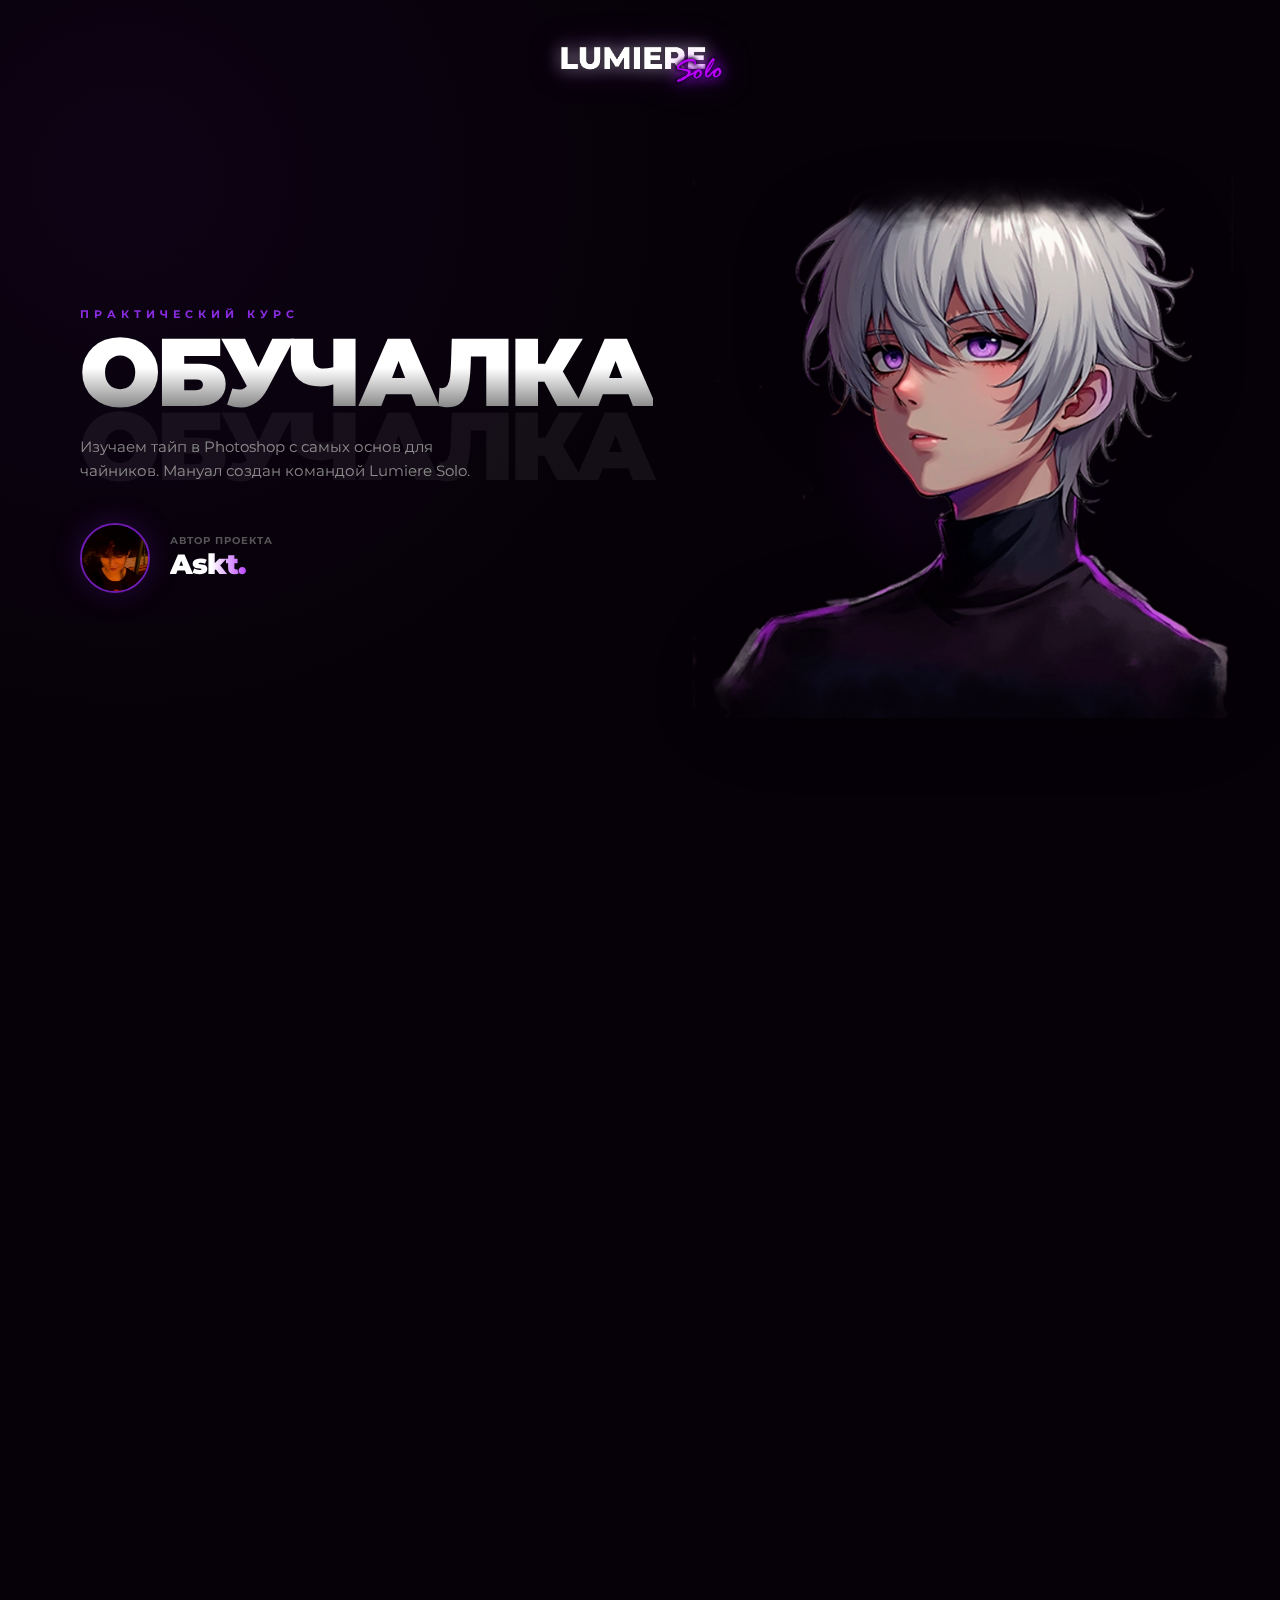
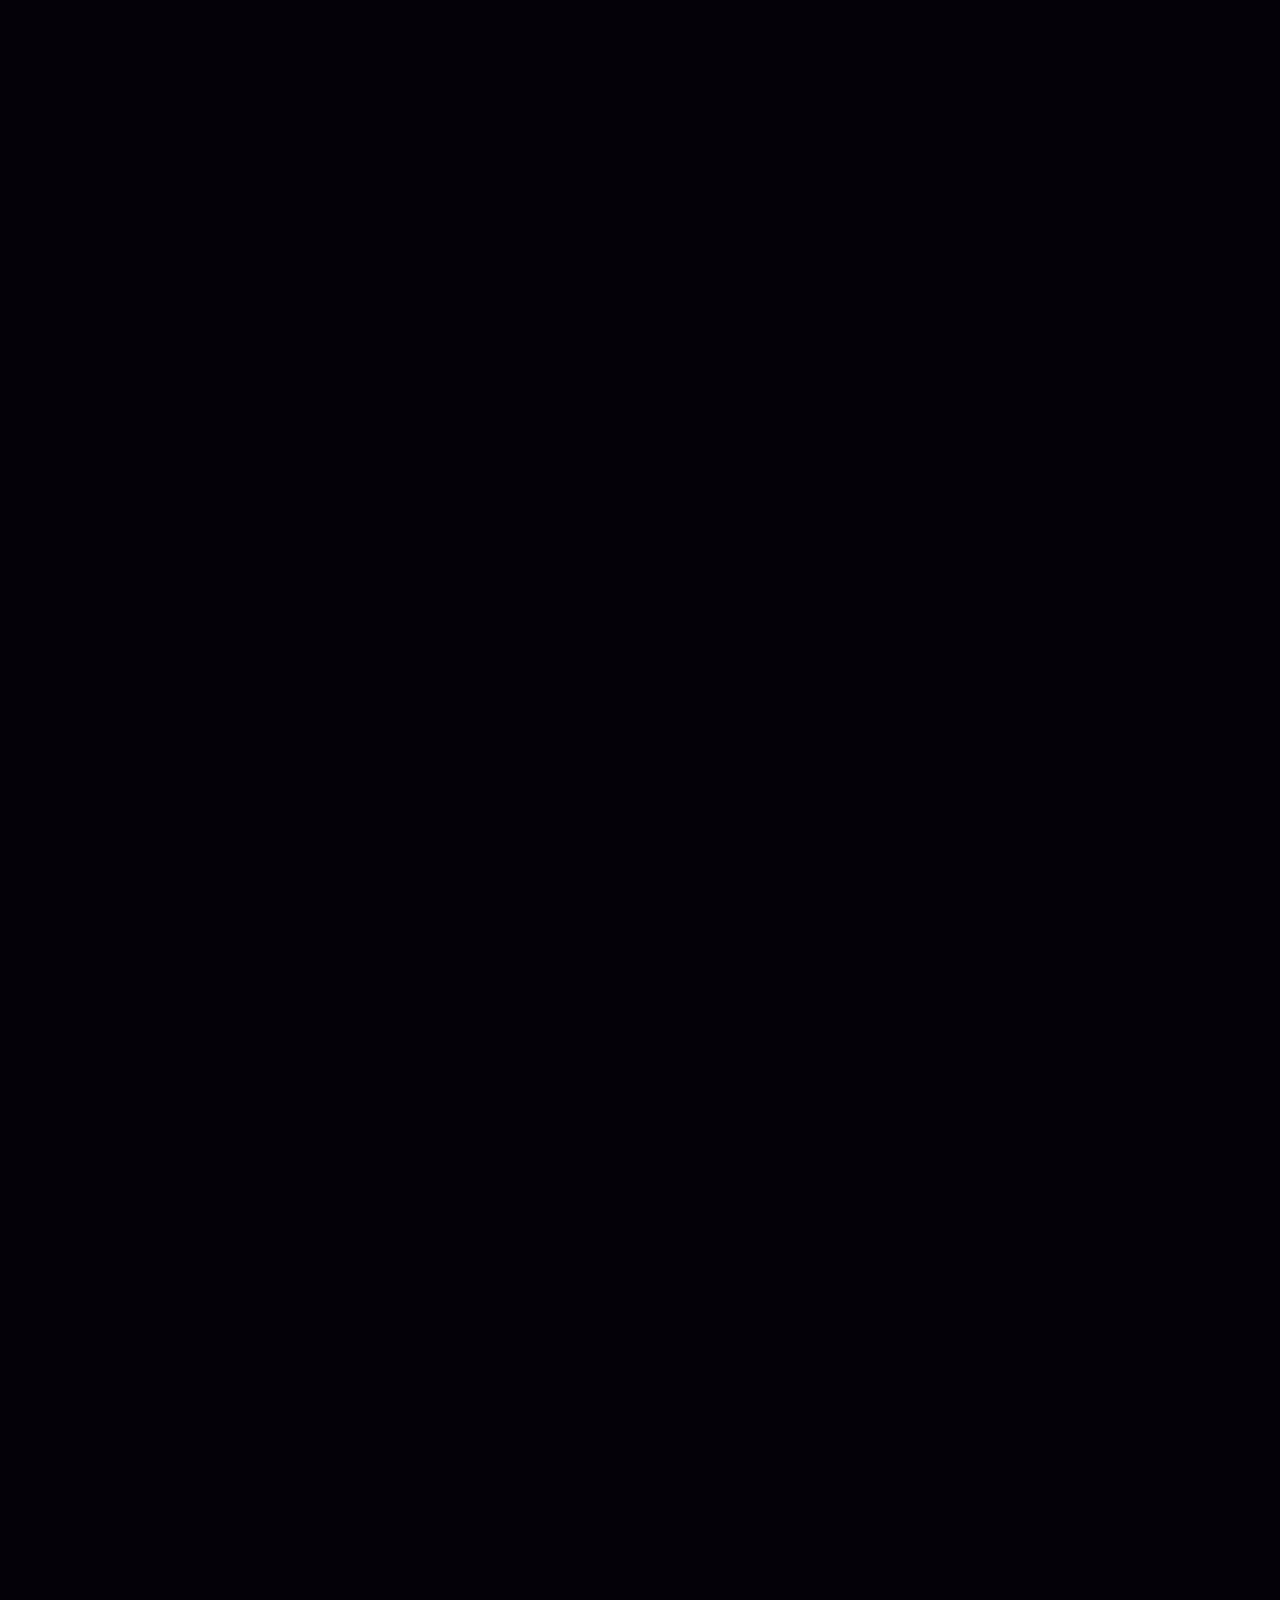
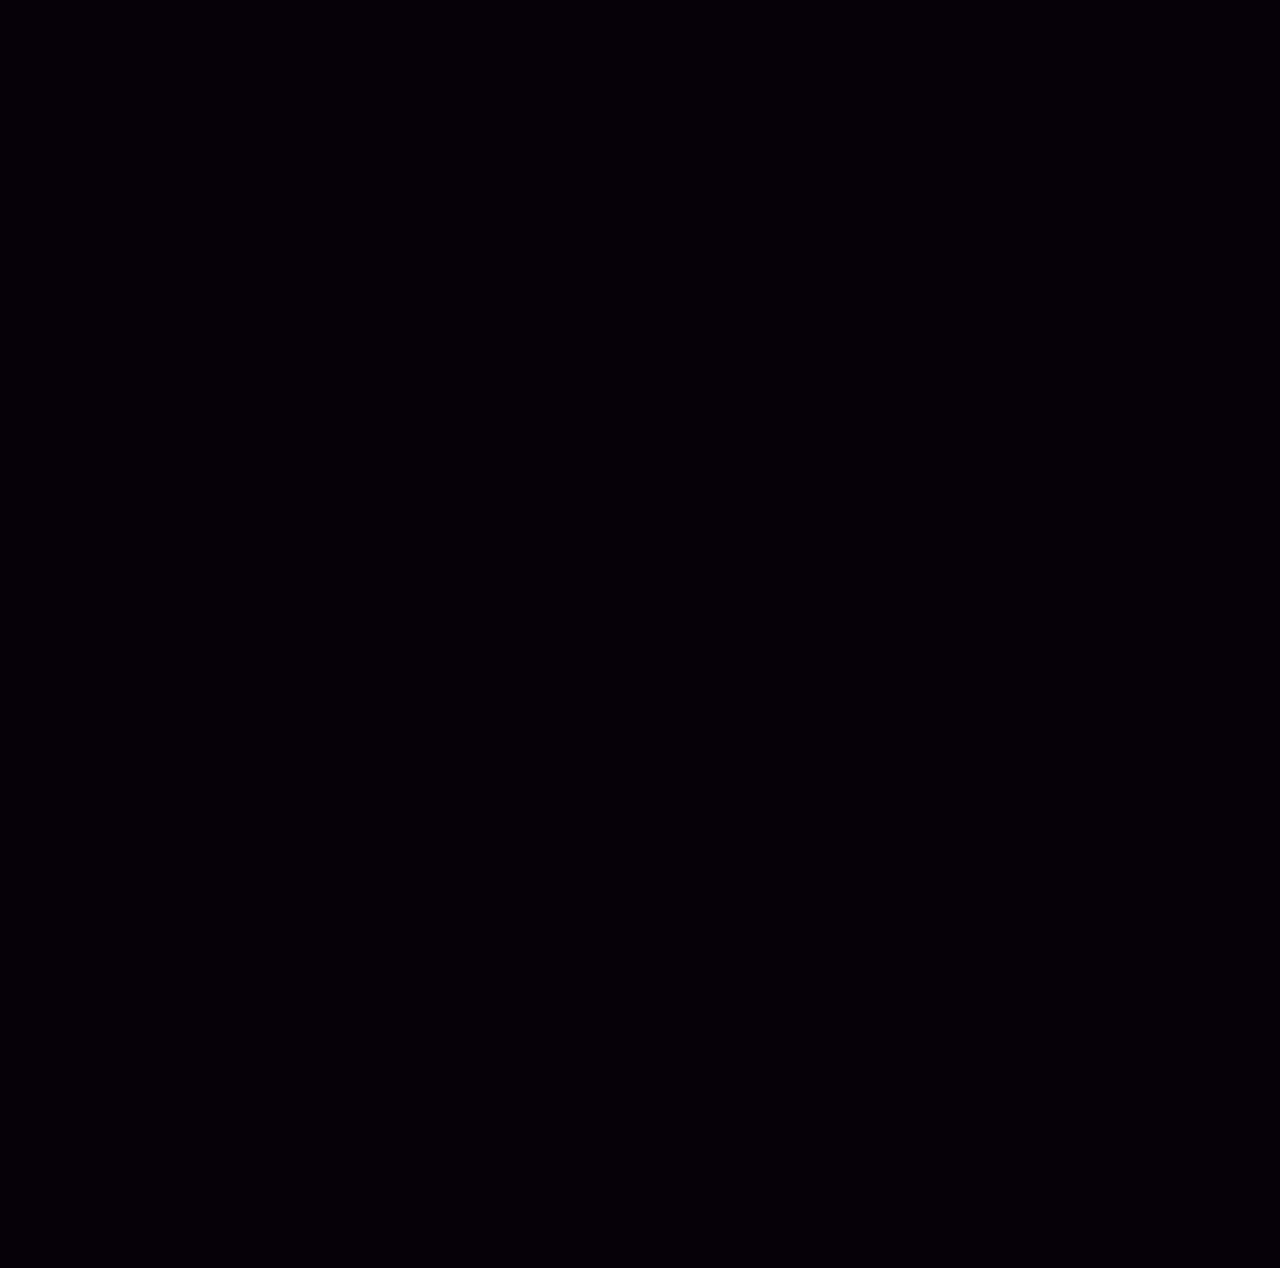
<file: index.html>
<!DOCTYPE html>
<html lang="ru">
<head>
    <meta charset="UTF-8">
    <meta name="viewport" content="width=device-width, initial-scale=1.0">
    <title>Lumiere Solo - Обучалка</title>
    <link href="https://fonts.googleapis.com/css2?family=Montserrat:wght@400;700;900&display=swap" rel="stylesheet">
    <link rel="stylesheet" href="style.css">
</head>
<body>

    <section class="hero">
        <header class="header">
            <img src="img/logo.png" alt="Lumiere Solo" class="logo">
        </header>

        <div class="container">
            <div class="hero-grid">
                <div class="content-side reveal">
                    <div class="titles-group">
                        <span class="tagline">ПРАКТИЧЕСКИЙ КУРС</span>
                        <h1 class="main-title">ОБУЧАЛКА</h1>
                        <h1 class="main-title shadow-text">ОБУЧАЛКА</h1>
                    </div>
                    <p class="subtitle">Изучаем тайп в Photoshop с самых основ для чайников. Мануал создан командой Lumiere Solo.</p>
                    <div class="author-block">
                        <div class="avatar-container">
                            <img src="img/avatar.jpg" alt="Askt" class="avatar">
                            <div class="avatar-glow"></div>
                        </div>
                        <div class="author-info">
                            <span class="by">АВТОР ПРОЕКТА</span>
                            <span class="name shiny-name">Askt.</span>
                        </div>
                    </div>
                </div>

                <div class="visual-side reveal">
                    <div class="character-box">
                        <img src="img/boy.png" alt="Character" class="boy-img">
                        <div class="main-glow"></div>
                    </div>
                </div>
            </div>
        </div>
    </section>

    <section class="intro">
        <div class="container">
            <div class="section-header reveal">
                <div class="header-bg-icon">?</div>
                <h2 class="section-title">Введение</h2>
                <p class="section-subtitle">Что такое тайпсет?</p>
            </div>
            <div class="intro-grid">
                <div class="intro-text-side reveal">
                    <p><strong>Тайпсет</strong> — адаптация японских иероглифов под русский язык. Другими словами это называется <strong>вёрсткой</strong>, но мы упростим и будем называть по-народному — тайпсетинг.</p>
                    <p>По сути на протяжении всего времени вы будете жмакать комбинацию <strong>ctrl+c &rarr; ctrl+v</strong> для вставки текста, делать центровку и выбирать шрифт максимально схожий с оригиналом.</p>
                </div>
                <div class="intro-visual-side reveal">
                    <div class="comparison-row">
                        <div class="bubble-unit">
                            <span class="label">ориг</span>
                            <img src="img/bubble1.png" alt="Оригинал" class="bubble-img">
                        </div>
                        <div class="text-arrow">&rsaquo;</div>
                        <div class="bubble-unit">
                            <span class="label">перевод</span>
                            <img src="img/bubble2.png" alt="Перевод" class="bubble-img">
                        </div>
                    </div>
                </div>
            </div>
        </div>
    </section>

    <section class="tutor-section">
        <div class="container">
            <div class="section-header reveal">
                <div class="header-bg-icon">!</div>
                <h2 class="section-title">Ну чо начнем</h2>
                <p class="section-subtitle">Программа. Настройка.</p>
            </div>
            <div class="tutor-main-grid">
                <div class="tutor-info-side reveal">
                    <div class="tutor-step-item">
                        <div class="step-num">01</div>
                        <p>Для работы нам понадобится <strong>Adobe Photoshop</strong> <span class="ps-tag">PS</span> версии не ниже <strong>CS6</strong>. Это база, без которой дальше никуда.</p>
                    </div>
                    <div class="tutor-step-item">
                        <div class="step-num">02</div>
                        <p>После запуска проекта активируйте основные панели для вёрстки текста:</p>
                        <div class="modern-path">
                            <span class="path-box">Окно</span>
                            <span class="path-arrow"></span>
                            <span class="path-box highlight">Абзац, Символ</span>
                        </div>
                    </div>
                </div>
                <div class="tutor-visual-side reveal">
                    <div class="glass-frame">
                        <img src="img/tutor.png" alt="Settings" class="tutor-img">
                    </div>
                    <div class="tutor-status">
                        <span class="status-dot"></span>
                        <p>ставим настройки как у меня</p>
                    </div>
                </div>
            </div>
        </div>
    </section>

    <section class="alignment-section">
        <div class="container">
            <div class="section-header reveal">
                <div class="header-bg-icon">?</div>
                <h2 class="section-title">Центровка</h2>
                <p class="section-subtitle">Как делать центровку?</p>
            </div>
            <div class="alignment-grid">
                <div class="alignment-text-side reveal">
                    <p><strong>Центровка</strong> текста в тайпсетинге манги важна для эстетики и читаемости. Она создает баланс и помогает размещать текст в баблах.</p>
                    <p>Это ключевой элемент, обеспечивающий <strong>качественный визуальный стиль</strong> вашего перевода.</p>
                </div>
                <div class="alignment-visual-side reveal">
                    <div class="workflow">
                        <div class="work-step">
                            <div class="badge-action">хватаем</div>
                            <img src="img/bublesel1.png" alt="" class="work-img">
                            <div class="badge-action bottom">зажимаем alt <br> и тянем вниз</div>
                        </div>
                        <div class="work-arrow">&rsaquo;</div>
                        <div class="work-step">
                            <div class="badge-action">отпускаем</div>
                            <img src="img/bublesel2.png" alt="" class="work-img">
                        </div>
                    </div>
                </div>
            </div>
            <div class="results-container">
                <div class="result-card error reveal">
                    <div class="result-header">Неправильно</div>
                    <div class="result-body">
                        <img src="img/bubblen.png" alt="Wrong" class="result-img">
                        <div class="indicator-icon">✕</div>
                    </div>
                </div>
                <div class="result-card success reveal">
                    <div class="result-header">Правильно</div>
                    <div class="result-body">
                        <img src="img/bubbler.png" alt="Correct" class="result-img">
                        <div class="indicator-icon">✓</div>
                    </div>
                </div>
            </div>
        </div>
    </section>

    <section class="next-step-section reveal">
    <div class="container">
        <div class="next-step-wrapper">
            <div class="next-step-content">
                <span class="next-label">ЭТАП 02</span>
                <h2 class="next-title">Типографика и правила</h2>
                <p class="next-description">Висячая пунктуация, переносы и золотые правила верстки. То, что превращает обычный текст в тайпсет.</p>
                <a href="lesson/typography.html" class="next-btn">
                    <span>ЧИТАТЬ ДАЛЕЕ</span>
                    <div class="btn-icon">&rarr;</div>
                </a>
            </div>
            <div class="next-step-visual">
                <div class="font-preview-card">“</div>
            </div>
        </div>
    </div>
</section>

    <script src="scripts.js"></script>
</body>

</html>
</file>
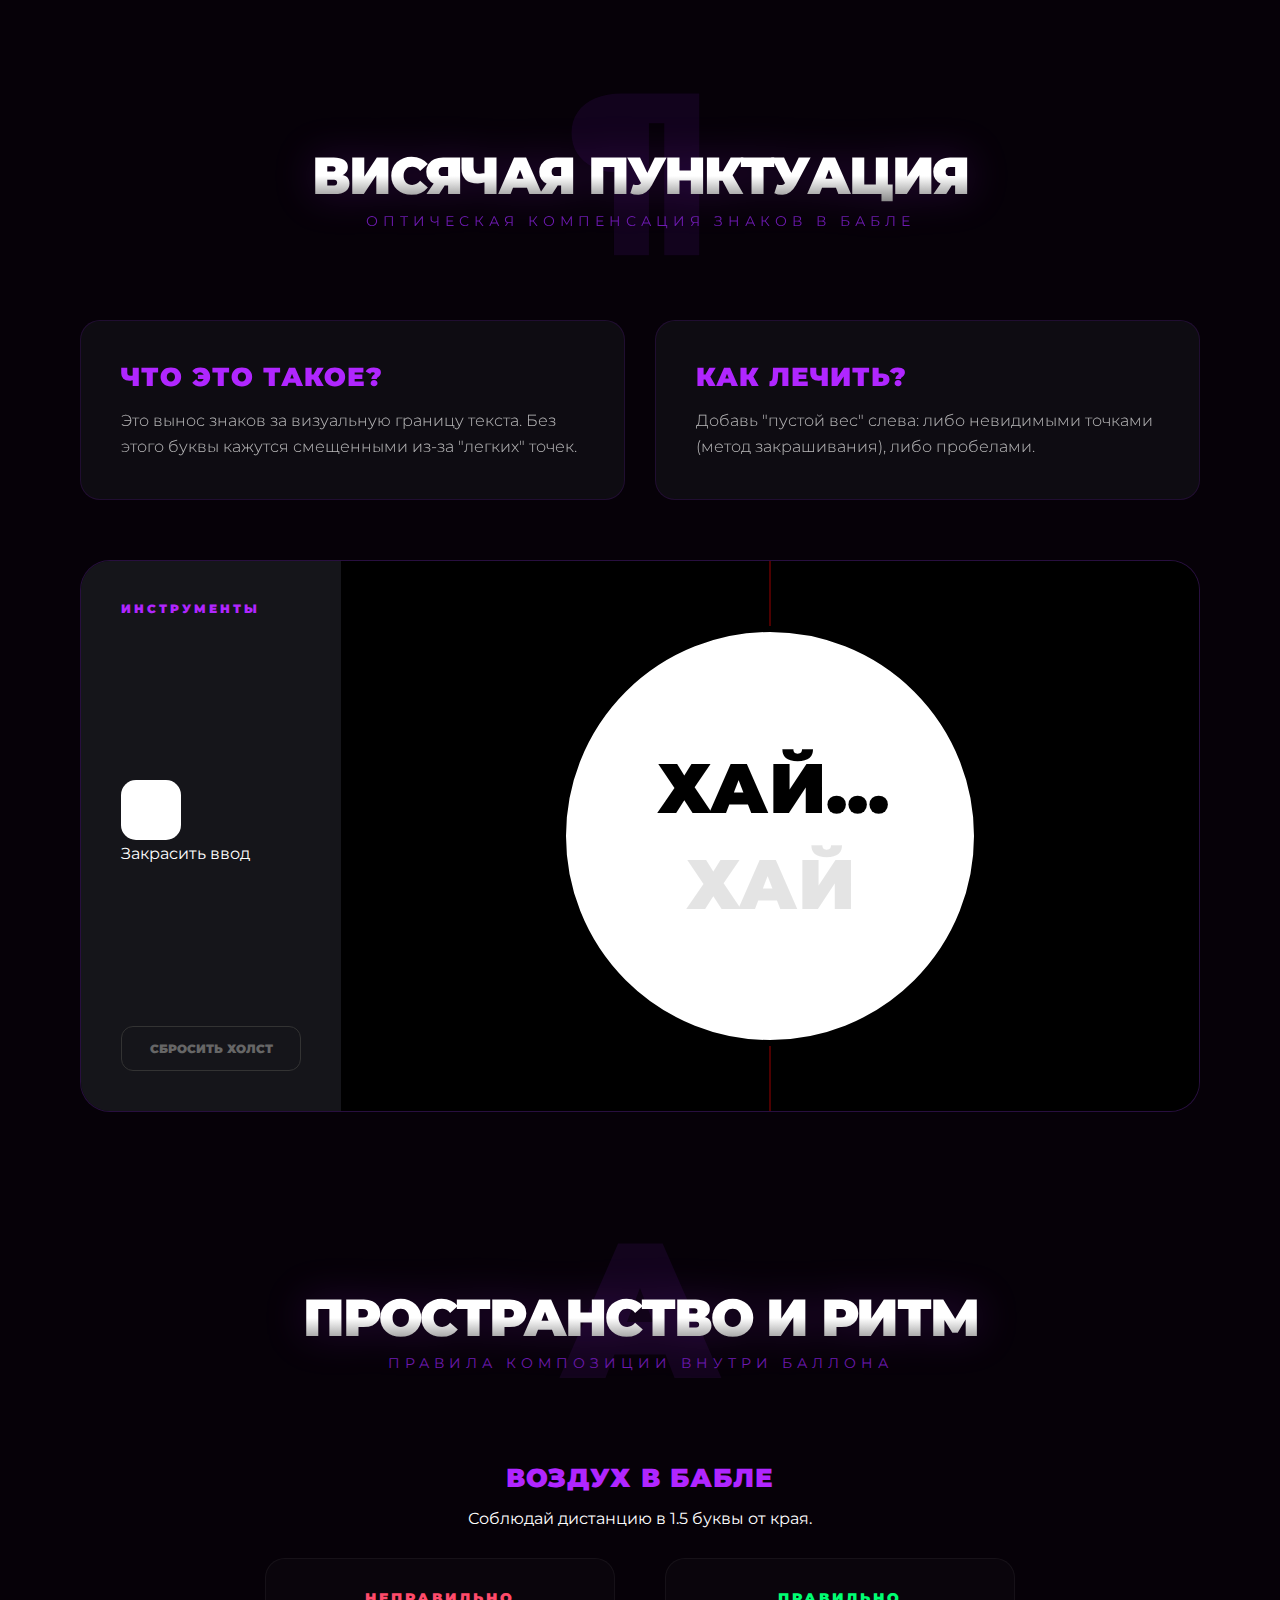
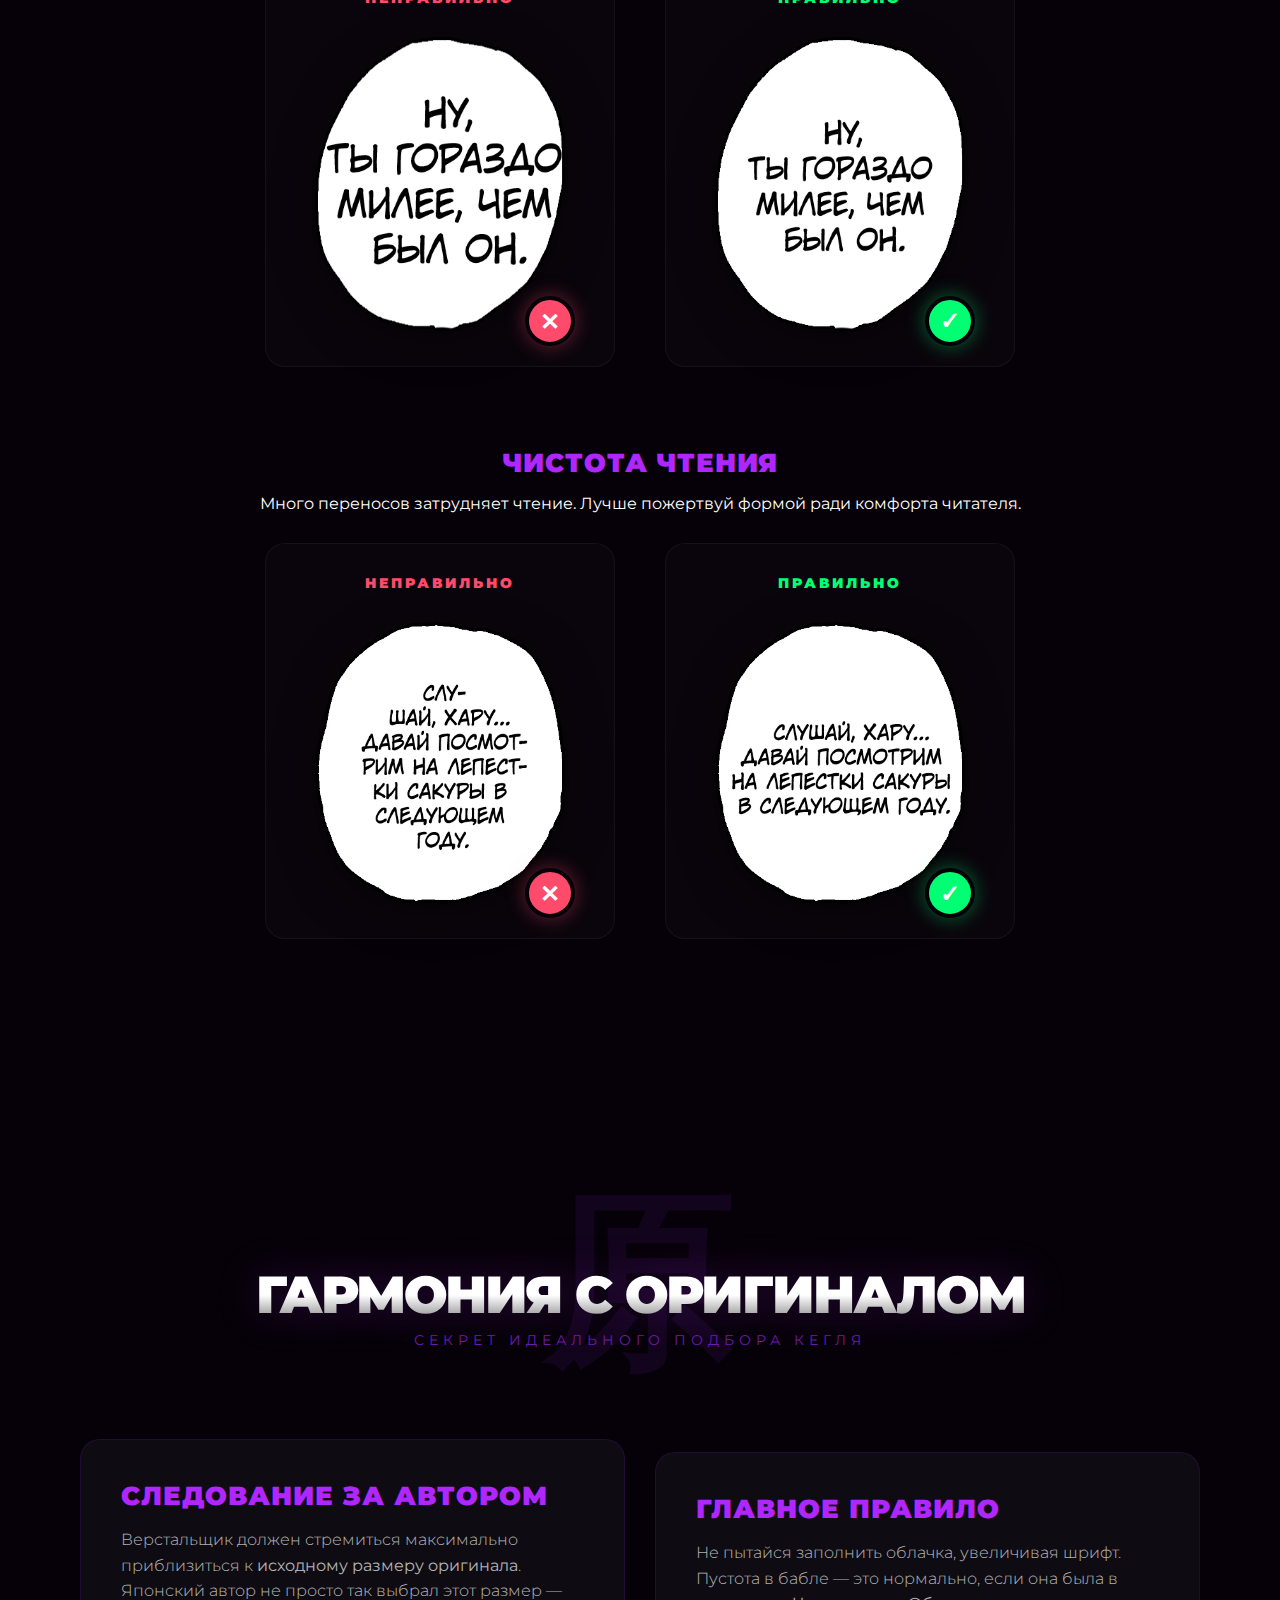
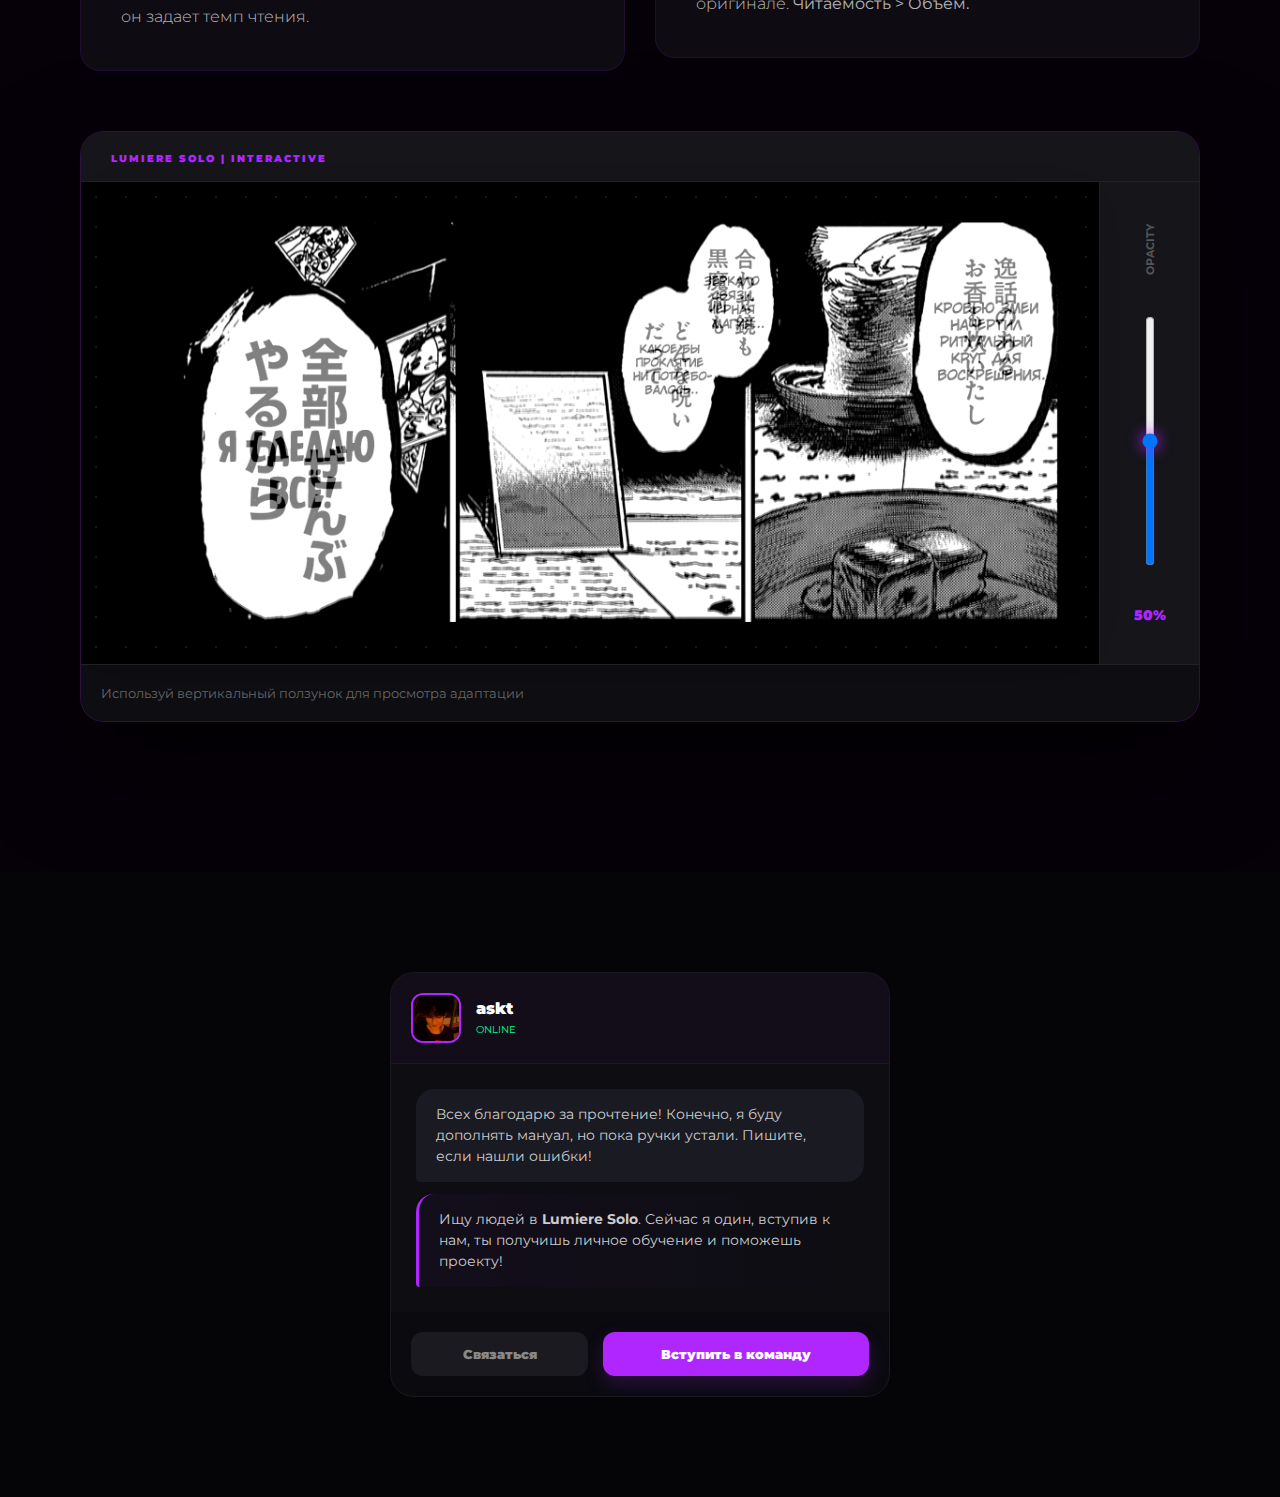
<file: lesson/typography.html>
<!DOCTYPE html>
<html lang="ru">
<head>
    <meta charset="UTF-8">
    <title>Lumiere Solo — Висячая пунктуация</title>
    <link href="https://fonts.googleapis.com/css2?family=Montserrat:wght@400;700;900&display=swap" rel="stylesheet">
    <link rel="stylesheet" href="../style.css">
</head>
<body class="editor-body">

    <section class="lesson-intro reveal active lesson-header-fix">
        <div class="container">
            <div class="section-header">
                <div class="header-bg-icon">¶</div>
                <h2 class="section-title">Висячая пунктуация</h2>
                <p class="section-subtitle">Оптическая компенсация знаков в бабле</p>
            </div>
            
            <div class="intro-grid">
                <div class="intro-card">
                    <h3 class="theory-title">Что это такое?</h3>
                    <p class="theory-text">Это вынос знаков за визуальную границу текста. Без этого буквы кажутся смещенными из-за "легких" точек.</p>
                </div>
                <div class="intro-card">
                    <h3 class="theory-title">Как лечить?</h3>
                    <p class="theory-text">Добавь "пустой вес" слева: либо невидимыми точками (метод закрашивания), либо пробелами.</p>
                </div>
            </div>
        </div>
    </section>

    <section class="lab-section">
        <div class="container">
            <div id="popup-container"></div>

            <div class="editor-frame">
                <aside class="editor-sidebar">
                    <span class="sidebar-label">Инструменты</span>
                    <div class="tool-item">
                        <button id="paint-white" class="color-swatch-white" title="Закрасить точки"></button>
                        <p class="tool-caption">Закрасить ввод</p>
                    </div>
                    <button onclick="location.reload()" class="btn-reset-ui">Сбросить холст</button>
                </aside>

                <main class="editor-canvas">
                    <div class="axis-guide"></div>
                    <div class="manga-bubble-pro">
                        <div class="input-wrapper">
                            <span id="user-input-zone" contenteditable="true" spellcheck="false"></span><span class="static-text">ХАЙ...</span>
                        </div>
                        <div class="reference-line">ХАЙ</div>
                    </div>
                </main>
            </div>
        </div>
    </section>

    <section class="lesson-section third-lesson-area">
    <div class="container">
        <div class="section-header">
            <div class="header-bg-icon">A</div>
            <h2 class="section-title">Пространство и Ритм</h2>
            <p class="section-subtitle">Правила композиции внутри баллона</p>
        </div>

        <div class="results-wrapper-v3">
            
            <div class="theory-block-info" style="text-align: center;">
                <h3 class="theory-title" style="font-size: 22px; margin-bottom: 10px;">Воздух в бабле</h3>
                <p class="theory-text-light" style="font-size: 16px; margin-bottom: 30px;">Соблюдай дистанцию в 1.5 буквы от края.</p>
                
                <div class="results-container">
                    <div class="result-card error">
                        <div class="result-header">Неправильно</div>
                        <div class="result-body">
                            <img src="img2/bubleno.png" class="result-img">
                            <div class="indicator-icon">✕</div>
                        </div>
                    </div>
                    <div class="result-card success">
                        <div class="result-header">Правильно</div>
                        <div class="result-body">
                            <img src="img2/bublerig.png" class="result-img">
                            <div class="indicator-icon">✓</div>
                        </div>
                    </div>
                </div>
            </div>

            <div class="theory-block-info" style="text-align: center;">
                <h3 class="theory-title" style="font-size: 22px; margin-bottom: 10px;">Чистота чтения</h3>
                <p class="theory-text-light" style="font-size: 16px; margin-bottom: 30px;">Много переносов затрудняет чтение. Лучше пожертвуй формой ради комфорта читателя.</p>
                
                <div class="results-container">
                    <div class="result-card error">
                        <div class="result-header">Неправильно</div>
                        <div class="result-body">
                            <img src="img2/bubleno2.png" class="result-img">
                            <div class="indicator-icon">✕</div>
                        </div>
                    </div>
                    <div class="result-card success">
                        <div class="result-header">Правильно</div>
                        <div class="result-body">
                            <img src="img2/bublerig2.png" class="result-img">
                            <div class="indicator-icon">✓</div>
                        </div>
                    </div>
                </div>
            </div>

        </div>
    </div>
</section>


<section class="lesson-section spacing-xl third-lesson-area">
    <div class="container">
        <div class="section-header">
            <div class="header-bg-icon">原</div>
            <h2 class="section-title">Гармония с оригиналом</h2>
            <p class="section-subtitle">Секрет идеального подбора кегля</p>
        </div>

        <div class="intro-grid">
            <div class="intro-card">
                <h3 class="theory-title">Следование за автором</h3>
                <p class="theory-text">Верстальщик должен стремиться максимально приблизиться к <b>исходному размеру оригинала</b>. Японский автор не просто так выбрал этот размер — он задает темп чтения.</p>
            </div>
            <div class="intro-card">
                <h3 class="theory-title">Главное правило</h3>
                <p class="theory-text">Не пытайся заполнить облачка, увеличивая шрифт. Пустота в бабле — это нормально, если она была в оригинале. <b>Читаемость &gt; Объем.</b></p>
            </div>
        </div>

        <div class="pro-comparison-module">
            <div class="module-header">
                <span class="module-tag">Lumiere Solo | Interactive</span>
            </div>
            
            <div class="module-main">
                <div class="overlap-viewport">
                    <img src="img2/jap_orig.png" class="img-base">
                    <img src="img2/your_type.png" class="img-overlay" id="overlap-target">
                </div>

                <aside class="control-sidebar">
                    <span class="control-label">Opacity</span>
                    <div class="vertical-slider-container">
                        <input type="range" id="opacity-slider" min="0" max="100" value="50" step="1">
                    </div>
                    <div class="percent-display"><span id="opacity-val">50</span>%</div>
                </aside>
            </div>
            
            <div class="module-footer">
                <p class="footer-hint">Используй вертикальный ползунок для просмотра адаптации</p>
            </div>
        </div>
    </div>
</section>

<section class="lumi-final-section">
    <div class="container">
        <div class="lumi-chat-card">
            <div class="chat-head">
                <div class="chat-user">
                    <img src="img2/ava2.png" alt="askt" class="chat-ava">
                    <div class="chat-meta">
                        <span class="chat-name">askt</span>
                        <span class="chat-online">Online</span>
                    </div>
                </div>
            </div>
            
            <div class="chat-content">
                <div class="chat-msg">
                    Всех благодарю за прочтение! Конечно, я буду дополнять мануал, но пока ручки устали. Пишите, если нашли ошибки!
                </div>
                <div class="chat-msg promo">
                    Ищу людей в <b>Lumiere Solo</b>. Сейчас я один, вступив к нам, ты получишь личное обучение и поможешь проекту!
                </div>
            </div>

            <div class="chat-actions">
                <a href="https://t.me/askttttt" target="_blank" class="chat-link">Связаться</a>
                <button class="chat-btn-main" onclick="toggleLumiModal(true)">Вступить в команду</button>
            </div>
        </div>
    </div>
</section>

<div class="lumi-modal-overlay" id="joinModal">
    <div class="lumi-modal-box">
        <button class="lumi-modal-close" onclick="toggleLumiModal(false)">×</button>
        <div class="lumi-modal-header">
            <h3>Стань частью Lumiere</h3>
            <p>Заполни анкету, и я свяжусь с тобой</p>
        </div>
        
        <form class="lumi-form-grid" id="lumiForm">
            <div class="lumi-row">
                <input type="text" id="form-nick" placeholder="Ваш ник" required>
                <input type="number" id="form-age" placeholder="Возраст" required>
            </div>

            <div class="lumi-row">
                <div class="lumi-select" id="select-gender">
                    <div class="lumi-select-trigger"><span>Ваш пол</span><div class="lumi-arrow"></div></div>
                    <div class="lumi-options">
                        <div class="lumi-opt" data-value="Мужской">Мужской</div>
                        <div class="lumi-opt" data-value="Женский">Женский</div>
                    </div>
                    <input type="hidden" id="form-gender">
                </div>

                <div class="lumi-select" id="select-role">
                    <div class="lumi-select-trigger"><span>Желаемая роль</span><div class="lumi-arrow"></div></div>
                    <div class="lumi-options">
                        <div class="lumi-opt" data-value="Тайпер">Тайпер</div>
                        <div class="lumi-opt" data-value="Клинер">Клинер</div>
                        <div class="lumi-opt" data-value="Переводчик">Переводчик</div>
                        <div class="lumi-opt" data-value="Редактор">Редактор</div>
                        <div class="lumi-opt" data-value="Бета">Бета</div>
                    </div>
                    <input type="hidden" id="form-role">
                </div>
            </div>

            <input type="text" id="form-time" placeholder="Свободное время (ч/д)">
            <input type="text" id="form-duration" placeholder="Надолго ли вы к нам?">
            <input type="text" id="form-ignore" placeholder="Какой шанс игнора?">

            <label class="lumi-check-container">
                <input type="checkbox" id="form-cookies">
                <span class="lumi-checkmark"></span>
                <span class="lumi-check-text">Согласен работать за печеньки 🍪</span>
            </label>

            <button type="button" class="lumi-send-btn" onclick="sendToTelegram()">Отправить заявку</button>
        </form>
    </div>
</div>

    <script src="lesson2.js"></script>
</body>
</html>
</file>
<file: style.css>
* {
    margin: 0;
    padding: 0;
    box-sizing: border-box;
}

body {
    background-color: #060108;
    font-family: 'Montserrat', sans-serif;
    color: white;
    overflow-x: hidden; /* Разрешаем скролл для будущих блоков */
    
}


.hero {
    /* Фиксируем высоту первого экрана, чтобы он не разъезжался */
    height: 100vh; 
    min-height: 600px;
    width: 100%;
    display: flex;
    align-items: center;
    justify-content: center;
    position: relative;
    background: radial-gradient(circle at 10% 20%, rgba(110, 27, 177, 0.08) 0%, transparent 40%);
}

/* ШАПКА */
.header {
    position: absolute;
    top: 30px; /* Фиксированный отступ сверху */
    width: 100%;
    display: flex;
    justify-content: center;
    z-index: 100;
}

.logo {
    /* Уменьшили логотип, чтобы он не давил */
    width: clamp(150px, 15vw, 220px); 
    height: auto;
    filter: drop-shadow(0 0 15px rgba(110, 27, 177, 0.3));
}

/* КОНТЕЙНЕР СЕТКИ */
.container {
    width: 100%;
    max-width: 1200px; /* Уменьшили макс. ширину для концентрации в центре */
    margin: 0 auto;
    padding: 0 40px;
}

.hero-grid {
    display: grid;
    grid-template-columns: 1.1fr 0.9fr; 
    align-items: center;
    gap: 40px;
}

/* ЛЕВАЯ ЧАСТЬ */
.content-side {
    z-index: 10;
}

.tagline {
    color: #8a2be2;
    font-weight: 700;
    letter-spacing: 5px;
    font-size: 11px; /* Компактный тег */
    margin-bottom: 10px;
    display: block;
}

.main-title {
    /* Заголовок стал более человечным: от 50px до 110px */
    font-size: clamp(50px, 7.5vw, 110px); 
    font-weight: 900;
    line-height: 0.85;
    letter-spacing: -4px;
    text-transform: uppercase;
    background: linear-gradient(180deg, #FFFFFF 45%, #777777 100%);
    -webkit-background-clip: text;
    background-clip: text;
    -webkit-text-fill-color: transparent;
}

.shadow-text {
    opacity: 0.06;
    margin-top: -8px;
    background: none;
    -webkit-text-fill-color: white;
    /* Убираем тень из потока, чтобы не толкала текст вниз */
    height: 0; 
    overflow: visible;
}

.subtitle {
    /* Уменьшили размер текста описания */
    font-size: clamp(15px, 1.1vw, 18px); 
    color: #888;
    margin: 30px 0 40px 0;
    max-width: 420px;
    line-height: 1.6;
}

/* БЛОК АВТОРА */
.author-block {
    display: flex;
    align-items: center;
    gap: 20px;
}

.avatar-container {
    position: relative;
    width: 70px; /* Умеренный размер аватара */
    height: 70px;
}

.avatar {
    width: 100%;
    height: 100%;
    border-radius: 50%;
    object-fit: cover;
    border: 2px solid #6e1bb1;
    z-index: 2;
    position: relative;
}

.avatar-glow {
    position: absolute;
    top: 0; left: 0;
    width: 100%; height: 100%;
    background: #6e1bb1;
    border-radius: 50%;
    filter: blur(15px);
    opacity: 0.3;
}

.author-info {
    display: flex;
    flex-direction: column;
}

.by {
    font-size: 10px;
    color: #555;
    letter-spacing: 1px;
    font-weight: 700;
}

.shiny-name {
    /* Ник переливается, но не занимает пол-экрана */
    font-size: 28px; 
    font-weight: 900;
    letter-spacing: -1px;
    background: linear-gradient(to right, #fff 20%, #b026ff 40%, #b026ff 60%, #fff 80%);
    background-size: 200% auto;
    -webkit-background-clip: text;
    background-clip: text;
    -webkit-text-fill-color: transparent;
    animation: shine 4s linear infinite;
}

@keyframes shine { to { background-position: 200% center; } }

/* ПРАВАЯ ЧАСТЬ */
.visual-side {
    display: flex;
    justify-content: center;
}

.character-box {
    position: relative;
}

.boy-img {
    /* Теперь высота парня жестче контролируется */
    height: clamp(350px, 60vh, 550px); 
    width: auto;
    filter: drop-shadow(0 10px 30px rgba(0,0,0,0.5));
    animation: floating 6s ease-in-out infinite;
}

@keyframes floating {
    0%, 100% { transform: translateY(0); }
    50% { transform: translateY(-15px); }
}

.main-glow {
    position: absolute;
    width: 25vw;
    height: 25vw;
    background: radial-gradient(circle, rgba(110, 27, 177, 0.15) 0%, transparent 70%);
    top: 50%; left: 50%;
    transform: translate(-50%, -50%);
    z-index: -1;
}

/* АДАПТАЦИЯ ДЛЯ НИЗКИХ ЭКРАНОВ */
@media (max-height: 750px) {
    .main-title { font-size: 80px; }
    .hero { padding: 40px 0; }
    .subtitle { margin: 15px 0 25px 0; }
}


/* ================================================= */
/* СЕКЦИЯ: ВВЕДЕНИЕ (FINAL PREMIUM DESIGN)           */
/* ================================================= */

.intro {
    padding: 12vh 0;
    background-color: #060108;
    position: relative;
    /* Убираем лишние скроллы, если они появятся от анимаций */
    overflow: hidden; 
}

/* ФОНОВЫЙ ДЕКОР */
.header-bg-icon {
    position: absolute;
    top: 50%;
    left: 50%;
    transform: translate(-50%, -60%);
    font-size: clamp(120px, 15vw, 200px);
    font-weight: 900;
    color: #6e1bb1;
    opacity: 0.12;
    z-index: 0;
    user-select: none;
    pointer-events: none;
    /* Анимация пульсации */
    animation: questionPulse 6s ease-in-out infinite;
}

@keyframes questionPulse {
    0%, 100% { opacity: 0.12; transform: translate(-50%, -60%) scale(1); }
    50% { opacity: 0.18; transform: translate(-50%, -60%) scale(1.05); }
}

/* ЗАГОЛОВОК СЕКЦИИ */
.section-header {
    text-align: center;
    margin-bottom: 10vh;
    position: relative;
    z-index: 2;
}

.section-title {
    font-size: clamp(38px, 4.5vw, 52px);
    font-weight: 900; /* Максимальная толщина */
    text-transform: uppercase;
    letter-spacing: -2px; /* Плотный кернинг для стиля */
    line-height: 1;
    /* Металлический градиент */
    background: linear-gradient(to bottom, #ffffff 50%, #888888 100%);
    -webkit-background-clip: text;
    background-clip: text;
    -webkit-text-fill-color: transparent;
    filter: drop-shadow(0 0 20px rgba(176, 38, 255, 0.2));
}

.section-subtitle {
    font-size: 14px;
    font-weight: 400;
    color: #6e1bb1;
    margin-top: 10px;
    letter-spacing: 5px; /* Широкий кернинг для контраста */
    text-transform: uppercase;
}

/* СЕТКА КОНТЕНТА */
.intro-grid {
    display: grid;
    grid-template-columns: 1fr 1.3fr;
    gap: 60px;
    align-items: center;
    position: relative;
    z-index: 2;
}

/* ТЕКСТОВАЯ ЧАСТЬ */
.intro-text-side p {
    font-size: 18px; /* Единый размер */
    line-height: 1.8;
    color: #999;
    font-weight: 400;
    margin-bottom: 25px; /* Единый отступ */
}

.intro-text-side strong {
    color: #fff;
    font-weight: 700;
    border-bottom: 2px solid rgba(110, 27, 177, 0.5); /* Единое подчеркивание */
    padding-bottom: 2px;
}

/* ВИЗУАЛЬНАЯ ЧАСТЬ (БАБЛЫ) */
.intro-visual-side {
    display: flex;
    justify-content: center;
}

.comparison-row {
    display: flex;
    align-items: center;
    gap: 40px;
}

.bubble-unit {
    display: flex;
    flex-direction: column;
    align-items: center;
    gap: 10px;
    transition: transform 0.5s cubic-bezier(0.175, 0.885, 0.32, 1.275);
}

.bubble-unit:hover {
    transform: scale(1.05) translateY(-10px);
}

/* ПОДПИСИ ОРИГ / ПЕРЕВОД */
.bubble-unit .label {
    font-size: 13px;
    font-weight: 800;
    color: #fff;
    letter-spacing: 3px;
    text-transform: uppercase;
    /* Glassmorphism плашка */
    background: rgba(255, 255, 255, 0.03);
    backdrop-filter: blur(10px);
    padding: 8px 20px;
    border-radius: 4px;
    border-left: 3px solid #b026ff;
    margin-bottom: 20px;
    box-shadow: 0 10px 30px rgba(0,0,0,0.3);
}

/* КАРТИНКИ БАБЛОВ */
.bubble-img {
    width: auto;
    height: clamp(300px, 48vh, 480px); /* Крупный размер под фото */
    display: block;
    filter: drop-shadow(0 20px 40px rgba(0,0,0,0.6));
    border-radius: 10px; /* Совсем легкое скругление для мягкости */
}

/* Дополнительное свечение для бабла с переводом */
.bubble-unit:last-child .bubble-img {
    filter: drop-shadow(0 0 30px rgba(176, 38, 255, 0.15)) 
            drop-shadow(0 20px 40px rgba(0,0,0,0.6));
}

/* СТРЕЛКА МЕЖДУ БАБЛАМИ */
.text-arrow {
    font-size: 70px;
    font-weight: 100; /* Очень тонкая и стильная */
    color: #b026ff;
    opacity: 0.5;
    margin-top: 50px;
    text-shadow: 0 0 20px rgba(176, 38, 255, 0.4);
    transition: 0.3s ease;
    user-select: none;
}

.comparison-row:hover .text-arrow {
    opacity: 1;
    transform: translateX(10px);
}

/* АДАПТИВ ДЛЯ НОУТБУКОВ */
@media (max-width: 1024px) {
    .intro-grid {
        grid-template-columns: 1fr;
        text-align: center;
        gap: 40px;
    }
    
    .intro-text-side {
        display: flex;
        flex-direction: column;
        align-items: center;
    }

    .comparison-row {
        gap: 20px;
    }

    .bubble-img {
        height: 350px;
    }
}



/* ================================================= */
/* СЕКЦИЯ: ТУТОРИАЛ (PREMIUM ART STYLE)              */
/* ================================================= */

.tutor-section {
    padding: 12vh 0;
    background-color: #060108;
    position: relative;
}

.tutor-main-grid {
    display: grid;
    grid-template-columns: 1fr 1.4fr;
    gap: 80px;
    align-items: center;
}

/* ИНФОРМАЦИЯ (ШАГИ) */
.tutor-info-side {
    display: flex;
    flex-direction: column;
    gap: 50px;
}

.tutor-step-item {
    position: relative;
    padding-left: 40px;
}

.step-num {
    position: absolute;
    left: 0;
    top: 0;
    font-size: 14px;
    font-weight: 900;
    color: #6e1bb1;
    opacity: 0.5;
}

.tutor-step-item p {
    font-size: 18px;
    line-height: 1.7;
    color: #bbb;
}

.tutor-step-item strong {
    color: #fff;
    font-weight: 800;
}

/* Тег фотошопа */
.ps-tag {
    background: #001e36;
    color: #00a3ff;
    padding: 2px 6px;
    border-radius: 4px;
    font-size: 12px;
    font-weight: 900;
    margin-left: 5px;
    border: 1px solid rgba(0, 163, 255, 0.3);
}

/* СОВРЕМЕННЫЙ ПУТЬ (LINE STYLE) */
.modern-path {
    display: flex;
    align-items: center;
    gap: 15px;
    margin-top: 30px;
}

.path-box {
    font-size: 14px;
    font-weight: 900;
    text-transform: uppercase;
    letter-spacing: 2px;
    color: #666;
    padding: 10px 20px;
    border: 1px solid rgba(255,255,255,0.05);
    background: rgba(255,255,255,0.02);
}

.path-box.highlight {
    color: #fff;
    border-color: #b026ff;
    background: rgba(176, 38, 255, 0.05);
    box-shadow: 0 0 20px rgba(176, 38, 255, 0.1);
}

.path-arrow {
    width: 30px;
    height: 1px;
    background: #444;
    position: relative;
}

.path-arrow::after {
    content: '';
    position: absolute;
    right: 0; top: -3px;
    width: 7px; height: 7px;
    border-right: 1px solid #444;
    border-bottom: 1px solid #444;
    transform: rotate(-45deg);
}

/* ВИЗУАЛ (СКРИНШОТ) */
.glass-frame {
    position: relative;
    padding: 10px;
    background: linear-gradient(135deg, rgba(255,255,255,0.1), transparent);
    border-radius: 12px;
    box-shadow: 0 40px 100px rgba(0,0,0,0.8);
}

.tutor-img {
    width: 100%;
    border-radius: 8px;
    display: block;
    filter: brightness(0.9) contrast(1.1);
}

/* СТАТУС-ПОДПИСЬ */
.tutor-status {
    margin-top: 30px;
    display: flex;
    align-items: center;
    justify-content: center;
    gap: 12px;
}

.status-dot {
    width: 8px;
    height: 8px;
    background: #b026ff;
    border-radius: 50%;
    box-shadow: 0 0 10px #b026ff;
    animation: statusPulse 2s infinite;
}

@keyframes statusPulse {
    0% { transform: scale(1); opacity: 1; }
    50% { transform: scale(1.5); opacity: 0.5; }
    100% { transform: scale(1); opacity: 1; }
}

.tutor-status p {
    font-size: 13px;
    font-weight: 800;
    text-transform: uppercase;
    letter-spacing: 3px;
    color: #fff;
}


/* ================================================= */
/* СЕКЦИЯ: ЦЕНТРОВКА (UPGRADED DESIGN)              */
/* ================================================= */

.alignment-section {
    padding: 12vh 0;
    background: #060108;
}

.alignment-grid {
    display: grid;
    grid-template-columns: 0.8fr 1.2fr;
    gap: 60px;
    align-items: center;
    margin-bottom: 120px;
}

/* ТЕКСТ */
.alignment-text-side p {
    font-size: 19px;
    line-height: 1.8;
    color: #888;
    margin-bottom: 25px;
}

/* ШАГИ С ПЛАШКАМИ */
.workflow {
    display: flex;
    align-items: center;
    justify-content: center;
    gap: 40px;
}

.work-step {
    position: relative;
    padding: 40px 0; /* Отступы для плашек, чтобы не лезли на картинку */
}

.work-img {
    height: 320px;
    width: auto;
    filter: drop-shadow(0 0 30px rgba(0,0,0,0.5));
}

.badge-action {
    background: #ff00ff; /* Яркий неон */
    color: #fff;
    font-size: 12px;
    font-weight: 900;
    padding: 8px 16px;
    text-transform: uppercase;
    letter-spacing: 1px;
    position: absolute;
    left: 50%;
    transform: translateX(-50%);
    white-space: nowrap;
    border-radius: 4px;
    box-shadow: 0 10px 20px rgba(255, 0, 255, 0.3);
    z-index: 10;
}

.badge-action:not(.bottom) { top: 0; }
.badge-action.bottom { bottom: 0; text-align: center; line-height: 1.2; }

.work-arrow {
    font-size: 60px;
    font-weight: 100;
    color: #b026ff;
}

/* КАРТОЧКИ СРАВНЕНИЯ */
.results-container {
    display: flex;
    justify-content: center;
    gap: 50px;
}

.result-card {
    background: rgba(255, 255, 255, 0.02);
    border: 1px solid rgba(255, 255, 255, 0.05);
    border-radius: 20px;
    padding: 30px;
    width: 350px;
    text-align: center;
    transition: 0.4s;
    position: relative;
}

.result-header {
    font-size: 14px;
    font-weight: 900;
    text-transform: uppercase;
    letter-spacing: 3px;
    margin-bottom: 30px;
}

.result-body {
    position: relative;
    display: inline-block;
}

.result-img {
    width: 100%;
    max-width: 250px;
    filter: drop-shadow(0 10px 20px rgba(0,0,0,0.5));
}

.indicator-icon {
    position: absolute;
    bottom: -10px;
    right: -10px;
    width: 50px;
    height: 50px;
    border-radius: 50%;
    display: flex;
    align-items: center;
    justify-content: center;
    font-size: 24px;
    font-weight: 900;
    color: #fff;
    border: 4px solid #060108;
}

/* Цвета для ОШИБКИ */
.result-card.error .result-header { color: #ff4b6b; }
.result-card.error .indicator-icon { 
    background: #ff4b6b; 
    box-shadow: 0 0 20px rgba(255, 75, 107, 0.4); 
}
.result-card.error:hover { border-color: rgba(255, 75, 107, 0.3); }

/* Цвета для УСПЕХА */
.result-card.success .result-header { color: #00ff73; }
.result-card.success .indicator-icon { 
    background: #00ff73; 
    box-shadow: 0 0 20px rgba(0, 255, 115, 0.4); 
}
.result-card.success:hover { border-color: rgba(0, 255, 115, 0.3); }

/* Анимация при наведении */
.result-card:hover {
    background: rgba(255, 255, 255, 0.04);
    transform: translateY(-10px);
}


/* Настройка всей полосы скролла */
::-webkit-scrollbar {
    width: 8px;
}
/* Фон скролла */
::-webkit-scrollbar-track {
    background: #060108;
}
/* Ползунок */
::-webkit-scrollbar-thumb {
    background: #6e1bb1;
    border-radius: 10px;
    border: 2px solid #060108; /* Создает эффект отступа */
}
/* Ползунок при наведении */
::-webkit-scrollbar-thumb:hover {
    background: #b026ff;
}


/* Твой существующий код остается без изменений, добавляем только это в конец: */

/* АНИМАЦИИ ПОЯВЛЕНИЯ (REVEAL) */
.reveal {
    opacity: 0;
    transform: translateY(40px);
    transition: all 0.9s cubic-bezier(0.25, 0.46, 0.45, 0.94);
    filter: blur(10px); /* Легкое размытие при появлении для красоты */
}

/* Когда скрипт добавляет этот класс, элемент "оживает" */
.reveal.active {
    opacity: 1;
    transform: translateY(0);
    filter: blur(0);
}

/* Задержки для последовательного появления */
.content-side.active { transition-delay: 0.2s; }
.visual-side.active { transition-delay: 0.4s; }

/* Каскадное появление карточек в результатах */
.result-card.reveal:nth-child(1) { transition-delay: 0.1s; }
.result-card.reveal:nth-child(2) { transition-delay: 0.3s; }

/* Плавный скролл всей страницы */
html {
    scroll-behavior: smooth;
}

/* Улучшение наведения на картинки */
.bubble-img, .tutor-img, .result-img, .work-img {
    transition: transform 0.4s ease, filter 0.4s ease;
}

.bubble-img:hover, .tutor-img:hover, .result-img:hover, .work-img:hover {
    transform: scale(1.03) translateY(-5px);
    filter: brightness(1.1) drop-shadow(0 0 20px rgba(176, 38, 255, 0.3));
}

/* Кастомный скроллбар (уже был, закрепим) */
::-webkit-scrollbar { width: 8px; }
::-webkit-scrollbar-track { background: #060108; }
::-webkit-scrollbar-thumb { background: #6e1bb1; border-radius: 10px; border: 2px solid #060108; }
::-webkit-scrollbar-thumb:hover { background: #b026ff; }

/* СЕКЦИЯ СЛЕДУЮЩЕГО ШАГА */
.next-step-section {
    padding: 100px 0 150px;
    display: flex;
    justify-content: center;
}

.next-step-wrapper {
    background: linear-gradient(135deg, rgba(110, 27, 177, 0.1) 0%, rgba(6, 1, 8, 1) 100%);
    border: 1px solid rgba(110, 27, 177, 0.3);
    border-radius: 30px;
    padding: 60px;
    display: grid;
    grid-template-columns: 1fr 0.5fr;
    align-items: center;
    gap: 40px;
    position: relative;
    overflow: hidden;
}

.next-label {
    color: #6e1bb1;
    font-weight: 900;
    letter-spacing: 4px;
    font-size: 14px;
}

.next-title {
    font-size: 42px;
    font-weight: 900;
    margin: 15px 0;
    text-transform: uppercase;
}

.next-description {
    color: #888;
    font-size: 18px;
    line-height: 1.6;
    margin-bottom: 40px;
    max-width: 500px;
}

/* КНОПКА ПЕРЕХОДА */
.next-btn {
    display: inline-flex;
    align-items: center;
    gap: 20px;
    background: #fff;
    color: #000;
    text-decoration: none;
    padding: 20px 40px;
    border-radius: 50px;
    font-weight: 900;
    font-size: 14px;
    letter-spacing: 1px;
    transition: all 0.4s ease;
}

.next-btn:hover {
    background: #b026ff;
    color: #fff;
    transform: scale(1.05);
    box-shadow: 0 0 30px rgba(176, 38, 255, 0.6);
}

.btn-icon {
    font-size: 20px;
    transition: transform 0.4s ease;
}

.next-btn:hover .btn-icon {
    transform: translateX(10px);
}

/* ВИЗУАЛ ДЛЯ КРАСОТЫ */
.font-preview-card {
    width: 150px;
    height: 150px;
    background: rgba(110, 27, 177, 0.2);
    border: 2px dashed #6e1bb1;
    border-radius: 20px;
    display: flex;
    align-items: center;
    justify-content: center;
    font-size: 80px;
    font-weight: 900;
    color: #6e1bb1;
    transform: rotate(15deg);
    animation: floating 4s ease-in-out infinite;
}

@keyframes floating {
    0%, 100% { transform: rotate(15deg) translateY(0); }
    50% { transform: rotate(15deg) translateY(-20px); }
}

/* КЛАССЫ ДЛЯ ТИПОГРАФИКИ (ЧИСТО ПОД НОВУЮ СТРАНИЦУ) */
.hanging {
    display: inline-block;
    text-indent: -0.5em;
    padding-left: 0.5em;
}

/* --- FIXED & CLEAN DESIGN --- */
.lesson-header-fix { padding-top: 150px !important; }

.intro-grid {
    display: grid; grid-template-columns: 1fr 1fr; gap: 30px; margin-top: 50px;
}

.theory-title {
    /* Делаем заголовок реально большим и массивным */
    font-size: 26px !important; 
    font-weight: 900 !important; /* Максимальная жирность */
    color: #b026ff !important;
    text-transform: uppercase;
    letter-spacing: 1px;
    margin-bottom: 15px !important;
    display: block;
}

.theory-text {
    /* Делаем текст тонким и читабельным */
    font-size: 16px !important;
    font-weight: 300 !important; /* Тонкий Montserrat */
    line-height: 1.6 !important;
    color: rgba(255, 255, 255, 0.7) !important; /* Чуть прозрачный белый для стиля */
    margin: 0 !important;
}

/* Добавим немного отступа самим карточкам, чтобы текст не жался к краям */
.intro-card {
    padding: 40px !important;
    background: rgba(20, 20, 25, 0.6) !important;
    border: 1px solid rgba(110, 27, 177, 0.2) !important;
    border-radius: 20px !important;
}

/* Редактор */
.editor-frame {
    display: grid; grid-template-columns: 260px 1fr;
    background: #0b0b0f; border: 1px solid rgba(110, 27, 177, 0.3);
    border-radius: 30px; overflow: hidden; margin-top: 60px;
}

.editor-sidebar { background: #15151a; padding: 40px; display: flex; flex-direction: column; justify-content: space-between; }
.sidebar-label { color: #b026ff; font-weight: 900; font-size: 12px; text-transform: uppercase; letter-spacing: 3px; }

.color-swatch-white {
    width: 60px; height: 60px; background: white; border-radius: 15px; border: none; cursor: pointer; transition: 0.3s;
}

.btn-reset-ui {
    background: transparent; border: 1px solid #333; color: #666; padding: 14px;
    border-radius: 12px; cursor: pointer; font-family: 'Montserrat', sans-serif;
    font-weight: 900; font-size: 12px; transition: 0.3s; text-transform: uppercase;
}
.btn-reset-ui:hover { border-color: #ff4d4d; color: #ff4d4d; }

.editor-canvas { background: #000; min-height: 550px; display: flex; align-items: center; justify-content: center; position: relative; }

.manga-bubble-pro {
    width: 420px; height: 420px; background: white; border-radius: 50%; border: 6px solid black;
    display: flex; flex-direction: column; align-items: center; justify-content: center; position: relative;
}

.axis-guide { position: absolute; left: 50%; height: 100%; width: 2px; background: red; opacity: 0.3; transform: translateX(-50%); }

/* ТЕКСТ В БАБЛЕ (МАССИВНЫЙ) */
.input-wrapper, .reference-line { 
    font-family: 'Montserrat', sans-serif !important; 
    font-weight: 900 !important; 
    color: black !important;
}

.input-wrapper { font-size: 70px; display: flex; align-items: center; }
#user-input-zone { min-width: 5px; outline: none; white-space: pre; color: black; }
.reference-line { font-size: 70px; opacity: 0.1; margin-top: 10px; }

/* УВЕДОМЛЕНИЯ */
/* Выводим уведомления на самый верхний слой */
.toast {
    position: fixed; 
    bottom: 40px; 
    right: 40px; 
    background: #b026ff; 
    color: white;
    padding: 22px 40px; 
    border-radius: 20px; 
    font-weight: 900; 
    font-size: 16px;
    box-shadow: 0 20px 50px rgba(176, 38, 255, 0.4);
    
    /* ВОТ ЭТО ГЛАВНОЕ: ставим число больше, чем у любого другого блока */
    z-index: 99999 !important; 
    
    pointer-events: none; /* Чтобы они не мешали кликать, если вдруг перекроют кнопку */
    animation: toastIn 0.5s cubic-bezier(0.175, 0.885, 0.32, 1.275) forwards;
}

/* На всякий случай убедимся, что контейнер их не прячет */
#popup-container {
    position: relative;
    z-index: 100000;
}
@keyframes toastIn { from { transform: translateY(100px); opacity: 0; } to { transform: translateY(0); opacity: 1; } }



/* --- СЕКЦИЯ 3: ПРОСТРАНСТВО (СТИЛЬ ИЗ 1 УРОКА) --- */

.third-lesson-area {
    margin-top: 180px !important; /* Увеличил отступ, чтобы секции дышали */
    padding-bottom: 150px;
}

.results-wrapper-v3 {
    display: flex;
    flex-direction: column;
    gap: 80px; /* Расстояние между парой "Воздух" и парой "Переносы" */
    align-items: center;
    margin-top: 60px;
}

/* ТВОЙ ОРИГИНАЛЬНЫЙ КОД КАРТОЧЕК */
.results-container {
    display: flex;
    justify-content: center;
    gap: 50px;
}

.result-card {
    background: rgba(255, 255, 255, 0.02);
    border: 1px solid rgba(255, 255, 255, 0.05);
    border-radius: 20px;
    padding: 30px;
    width: 350px;
    text-align: center;
    transition: 0.4s;
    position: relative;
}

.result-header {
    font-size: 14px;
    font-weight: 900;
    text-transform: uppercase;
    letter-spacing: 3px;
    margin-bottom: 30px;
}

.result-body {
    position: relative;
    display: inline-block;
}

.result-img {
    width: 100%;
    max-width: 250px;
    filter: drop-shadow(0 10px 20px rgba(0,0,0,0.5));
}

.indicator-icon {
    position: absolute;
    bottom: -10px;
    right: -10px;
    width: 50px;
    height: 50px;
    border-radius: 50%;
    display: flex;
    align-items: center;
    justify-content: center;
    font-size: 24px;
    font-weight: 900;
    color: #fff;
    border: 4px solid #060108;
}

/* Цвета для ОШИБКИ */
.result-card.error .result-header { color: #ff4b6b; }
.result-card.error .indicator-icon { 
    background: #ff4b6b; 
    box-shadow: 0 0 20px rgba(255, 75, 107, 0.4); 
}
.result-card.error:hover { border-color: rgba(255, 75, 107, 0.3); }

/* Цвета для УСПЕХА */
.result-card.success .result-header { color: #00ff73; }
.result-card.success .indicator-icon { 
    background: #00ff73; 
    box-shadow: 0 0 20px rgba(0, 255, 115, 0.4); 
}
.result-card.success:hover { border-color: rgba(0, 255, 115, 0.3); }

.result-card:hover {
    background: rgba(255, 255, 255, 0.04);
    transform: translateY(-10px);
}


/* --- SECTION 4: HORIZONTAL SCANS STYLE --- */

.horizontal-results-stack {
    display: flex;
    flex-direction: column; /* Ставим карточки в стопку */
    align-items: center;
    gap: 40px;
    margin-top: 60px;
}

/* Широкая карточка */
.result-card.wide-layout {
    width: 100%;
    max-width: 850px; /* Оптимальная ширина для горизонталок */
    padding: 40px;
    background: rgba(255, 255, 255, 0.02);
    border-radius: 24px;
}

.result-img-wide {
    width: 100%;
    height: auto;
    border-radius: 12px;
    filter: drop-shadow(0 15px 40px rgba(0,0,0,0.6));
    border: 1px solid rgba(255, 255, 255, 0.05);
    display: block;
}

/* Поправка иконки для широкого формата */
.result-card.wide-layout .indicator-icon {
    bottom: -15px;
    right: 10px;
}

/* Ховер эффект остается как в 1 уроке */
.result-card.wide-layout:hover {
    transform: translateY(-5px);
    background: rgba(255, 255, 255, 0.04);
    border-color: rgba(0, 255, 115, 0.3);
}

/* --- PRO COMPARISON MODULE --- */

.pro-comparison-module {
    margin-top: 60px;
    background: #0d0d12;
    border: 1px solid rgba(176, 38, 255, 0.2);
    border-radius: 24px;
    overflow: hidden;
    box-shadow: 0 40px 100px rgba(0,0,0,0.6);
}

.module-header {
    background: #15151a;
    padding: 15px 30px;
    border-bottom: 1px solid #222;
}

.module-tag {
    font-size: 10px;
    font-weight: 900;
    color: #b026ff;
    letter-spacing: 2px;
    text-transform: uppercase;
}

.module-main {
    display: grid;
    grid-template-columns: 1fr 100px; /* Изображение + Панель ползунка */
    background: #000;
}

/* Вьюпорт с наложением */
.overlap-viewport {
    position: relative;
    padding: 40px;
    display: flex;
    justify-content: center;
    align-items: center;
    background-image: radial-gradient(circle, #1a1a20 1px, transparent 1px);
    background-size: 30px 30px; /* Сетка как в дизайн-редакторах */
}

.img-base {
    max-width: 100%;
    height: auto;
    border-radius: 8px;
    box-shadow: 0 0 50px rgba(0,0,0,0.8);
}

.img-overlay {
    position: absolute;
    top: 40px; /* Соответствует паддингу вьюпорта */
    max-width: calc(100% - 80px); /* 40px + 40px */
    height: auto;
    opacity: 0.5;
    pointer-events: none; /* Чтобы не мешала скроллу */
}

/* Вертикальный ползунок */
.control-sidebar {
    background: #15151a;
    border-left: 1px solid #222;
    display: flex;
    flex-direction: column;
    align-items: center;
    padding: 40px 0;
}

.control-label {
    font-size: 11px;
    font-weight: 700;
    color: #555;
    text-transform: uppercase;
    transform: rotate(-90deg);
    margin-bottom: 60px;
    margin-top: 20px;
}

.vertical-slider-container {
    height: 250px;
    display: flex;
    align-items: center;
}

#opacity-slider {
    -webkit-appearance: slider-vertical; /* Для Safari/Chrome */
    appearance: slider-vertical;
    width: 8px;
    height: 100%;
    background: #222;
    outline: none;
    border-radius: 10px;
    cursor: pointer;
}

/* Стилизация ползунка для Chrome */
#opacity-slider::-webkit-slider-thumb {
    -webkit-appearance: none;
    width: 20px;
    height: 20px;
    background: #b026ff;
    border-radius: 50%;
    box-shadow: 0 0 15px #b026ff;
}

.percent-display {
    margin-top: 40px;
    font-family: 'Montserrat', sans-serif;
    font-weight: 900;
    font-size: 14px;
    color: #b026ff;
}

.module-footer {
    padding: 20px;
    background: #0d0d12;
    border-top: 1px solid #222;
}

.footer-hint {
    font-size: 13px;
    color: #666;
    margin: 0;
}


/* --- MESSENGER UI --- */
.lumi-final-section { padding: 100px 0; background: #050508; }

.lumi-chat-card {
    max-width: 500px; margin: 0 auto; background: #0d0d12;
    border-radius: 24px; border: 1px solid rgba(255,255,255,0.05); overflow: hidden;
}

.chat-head { padding: 20px; background: rgba(176,38,255,0.03); border-bottom: 1px solid #1a1a20; }
.chat-user { display: flex; align-items: center; gap: 15px; }
.chat-ava { width: 50px; height: 50px; border-radius: 12px; border: 2px solid #b026ff; object-fit: cover; }
.chat-name { display: block; font-weight: 900; font-size: 16px; color: #fff; }
.chat-online { font-size: 10px; color: #00ff8c; text-transform: uppercase; }

.chat-content { padding: 25px; display: flex; flex-direction: column; gap: 12px; }
.chat-msg { background: #1a1a22; padding: 15px 20px; border-radius: 18px 18px 18px 4px; font-size: 14px; color: #ccc; line-height: 1.5; }
.chat-msg.promo { border-left: 3px solid #b026ff; background: linear-gradient(90deg, rgba(176,38,255,0.04), transparent); }

.chat-actions { padding: 20px; display: grid; grid-template-columns: 1fr 1.5fr; gap: 15px; background: #0a0a0f; }
.chat-link, .chat-btn-main { 
    padding: 14px; border-radius: 12px; font-weight: 900; border: none; cursor: pointer; transition: 0.3s;
    text-align: center; text-decoration: none; font-size: 13px; font-family: 'Montserrat';
}
.chat-link { background: #1a1a20; color: #888; }
.chat-btn-main { background: #b026ff; color: #fff; box-shadow: 0 8px 20px rgba(176,38,255,0.2); }
.chat-btn-main:hover { transform: translateY(-3px); box-shadow: 0 12px 25px rgba(176,38,255,0.4); }

/* --- MODAL UI --- */
.lumi-modal-overlay {
    position: fixed; inset: 0; background: rgba(0,0,0,0.95);
    backdrop-filter: blur(15px); display: none; justify-content: center; align-items: center; z-index: 10000;
}

.lumi-modal-box {
    background: #09090e; width: 480px; padding: 45px; border-radius: 35px;
    border: 1px solid rgba(176, 38, 255, 0.2); position: relative; color: #fff;
}

.lumi-modal-close {
    position: absolute; top: 20px; right: 20px; background: none; border: none;
    color: #444; font-size: 30px; cursor: pointer; transition: 0.3s;
}
.lumi-modal-close:hover { color: #ff4d4d; }

.lumi-form-grid { display: flex; flex-direction: column; gap: 18px; margin-top: 30px; }
.lumi-row { display: grid; grid-template-columns: 1fr 1fr; gap: 18px; }

/* Кастомные инпуты */
.lumi-form-grid input {
    width: 100%; background: #111116; border: 1px solid #1a1a20;
    padding: 16px; border-radius: 16px; color: #fff; outline: none; transition: 0.3s; font-size: 14px;
}
.lumi-form-grid input:focus { border-color: #b026ff; background: #15151e; }

/* --- CUSTOM SELECTS --- */
.lumi-select { position: relative; user-select: none; }
.lumi-select-trigger {
    background: #111116; border: 1px solid #1a1a20; padding: 16px; border-radius: 16px;
    color: #fff; cursor: pointer; display: flex; justify-content: space-between; align-items: center; font-size: 14px; transition: 0.3s;
}
.lumi-select-trigger:hover { border-color: #b026ff; }
.lumi-arrow { border: solid #b026ff; border-width: 0 2px 2px 0; padding: 3px; transform: rotate(45deg); transition: 0.3s; }

.lumi-options {
    position: absolute; top: calc(100% + 8px); left: 0; right: 0;
    background: #0d0d12; border: 1px solid #1a1a20; border-radius: 16px;
    padding: 8px; z-index: 100; display: none; box-shadow: 0 20px 40px rgba(0,0,0,0.6);
}
.lumi-select.open .lumi-options { display: block; }
.lumi-select.open .lumi-arrow { transform: rotate(-135deg); }

.lumi-opt { padding: 12px 16px; border-radius: 10px; color: #888; cursor: pointer; transition: 0.2s; font-size: 14px; }
.lumi-opt:hover { background: rgba(176, 38, 255, 0.1); color: #fff; }

/* --- CUSTOM CHECKBOX --- */
.lumi-check-container { display: flex; align-items: center; gap: 12px; cursor: pointer; }
.lumi-check-container input { display: none; }
.lumi-checkmark {
    width: 22px; height: 22px; background: #111116; border: 2px solid #1a1a20;
    border-radius: 8px; position: relative; transition: 0.3s;
}
.lumi-check-container input:checked + .lumi-checkmark { background: #b026ff; border-color: #b026ff; }
.lumi-check-container input:checked + .lumi-checkmark::after {
    content: '✓'; position: absolute; left: 50%; top: 50%; transform: translate(-50%, -50%); color: #fff; font-weight: 900;
}
.lumi-check-text { font-size: 13px; color: #666; }

.lumi-send-btn {
    background: #00ff8c; color: #000; font-weight: 900; padding: 18px;
    border-radius: 18px; border: none; cursor: pointer; transition: 0.3s; margin-top: 10px; font-family: 'Montserrat';
}
.lumi-send-btn:hover { transform: scale(1.02); box-shadow: 0 10px 30px rgba(0, 255, 140, 0.3); }

/* --- АНИМАЦИИ ПОЯВЛЕНИЯ --- */

/* Общий класс для элементов, которые будут анимироваться */
.animate-on-scroll {
    opacity: 0;
    transform: translateY(20px); /* Слегка сдвинуты вниз */
    transition: opacity 0.6s ease-out, transform 0.6s ease-out;
}

/* Элемент, который уже появился */
.animate-on-scroll.is-visible {
    opacity: 1;
    transform: translateY(0);
}

/* Специфические задержки для разных элементов */
.intro-card:nth-child(1), .theory-grid-v3 > div:nth-child(1) { transition-delay: 0.1s; }
.intro-card:nth-child(2), .theory-grid-v3 > div:nth-child(2) { transition-delay: 0.2s; }
.intro-card:nth-child(3) { transition-delay: 0.3s; }

.pro-comparison-module { transition-delay: 0.3s; }
.module-header, .module-footer { transition-delay: 0.4s; }
.overlap-viewport, .control-sidebar { transition-delay: 0.5s; }

/* Анимации для сообщений чата */
.lumi-chat-card .chat-msg { transition-delay: 0.3s; }
.lumi-chat-card .chat-msg.promo { transition-delay: 0.4s; }
.lumi-chat-card .chat-actions { transition-delay: 0.5s; }
</file>
